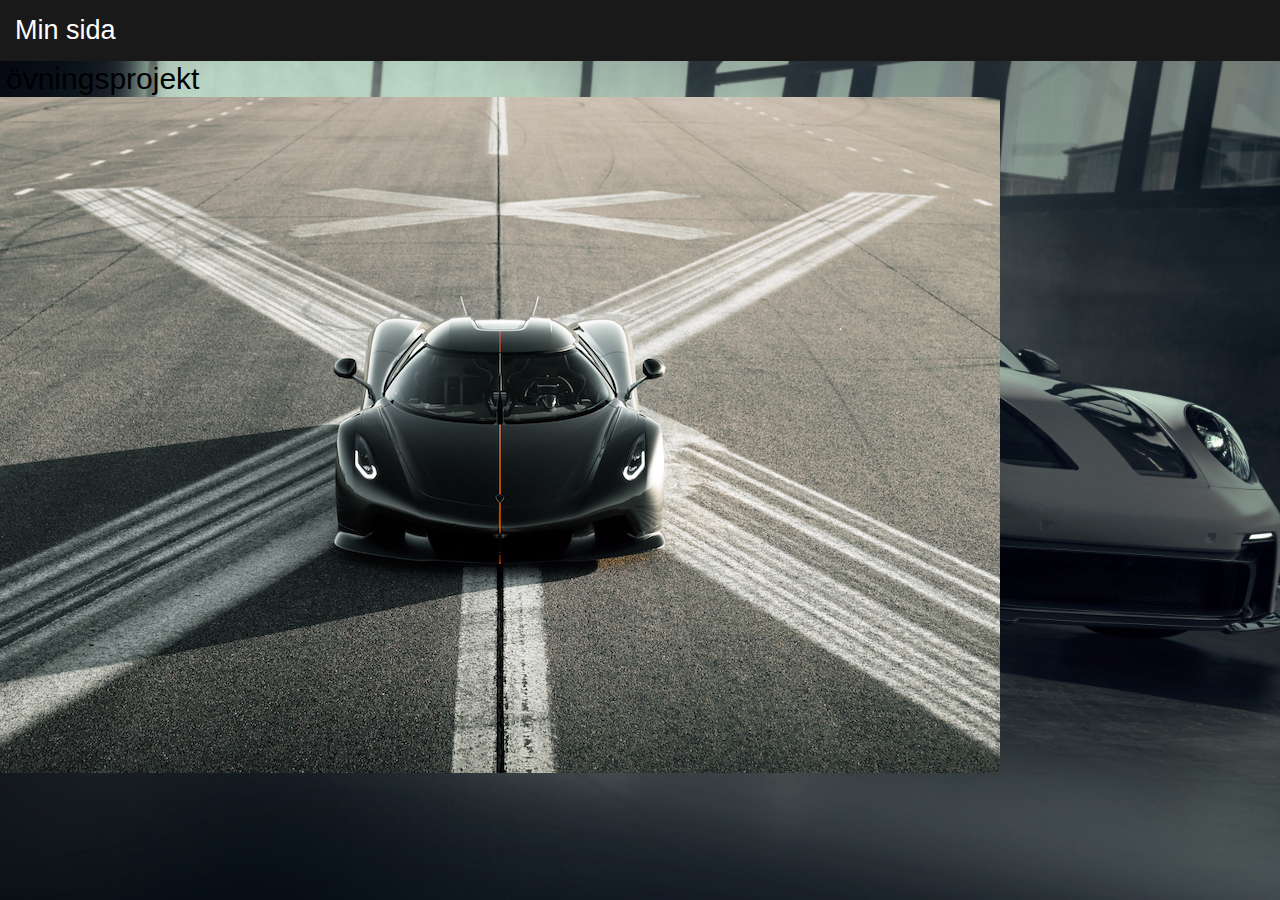
<file: index.html>
<!DOCTYPE html>
<html lang="en">
<head>
    <meta charset="UTF-8">
    <meta name="viewport" content="width=device-width, initial-scale=1.0">
    <title>HTML projekt</title>
    <link rel="stylesheet" href="style.css">
    <script src="script.js" defer></script>
</head>
<body>

<div class="header">
    <div class="titel">Min sida</div>
    <div class="knappar">
        <a class="a2" href="Projekt1.html">Projekt1</a>
        <a class="a2" href="Projekt2.html">Projekt2</a>
        <a class="a2" href="Projekt3.html">Projekt3</a>
    </div>
 </div>

<div class="huvudsida">
    <img class="img1" src="porse.jpg" alt="" >

    <button id="show">övningsprojekt</button>
        <div class="övningsida">
             <img id="img2" src="Koenigsegg_Jesko_Absolut.jpg" alt="">
        </div>
 
</div>

</body>
</html>
</file>
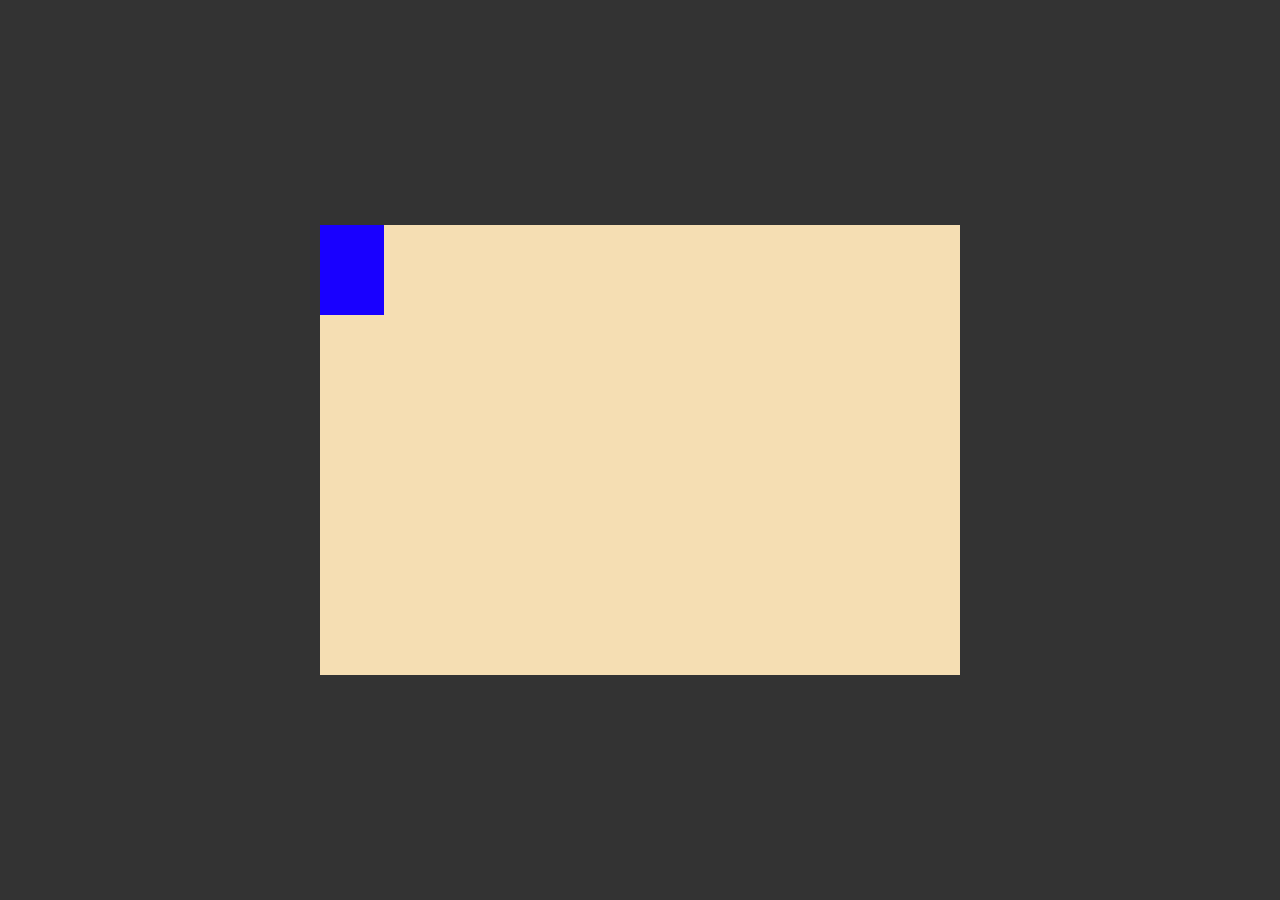
<file: Animationer/index.html>
<!DOCTYPE html>
<html lang="en">
<head>
    <meta charset="UTF-8">
    <meta name="viewport" content="width=device-width, initial-scale=1.0">
    <title>animationer</title>
    <link rel="stylesheet" href="style.css">
</head>
<body>
    <div class="box">
        <div class="boll"></div>
        </div>
    </div>
</body>
</html>
</file>
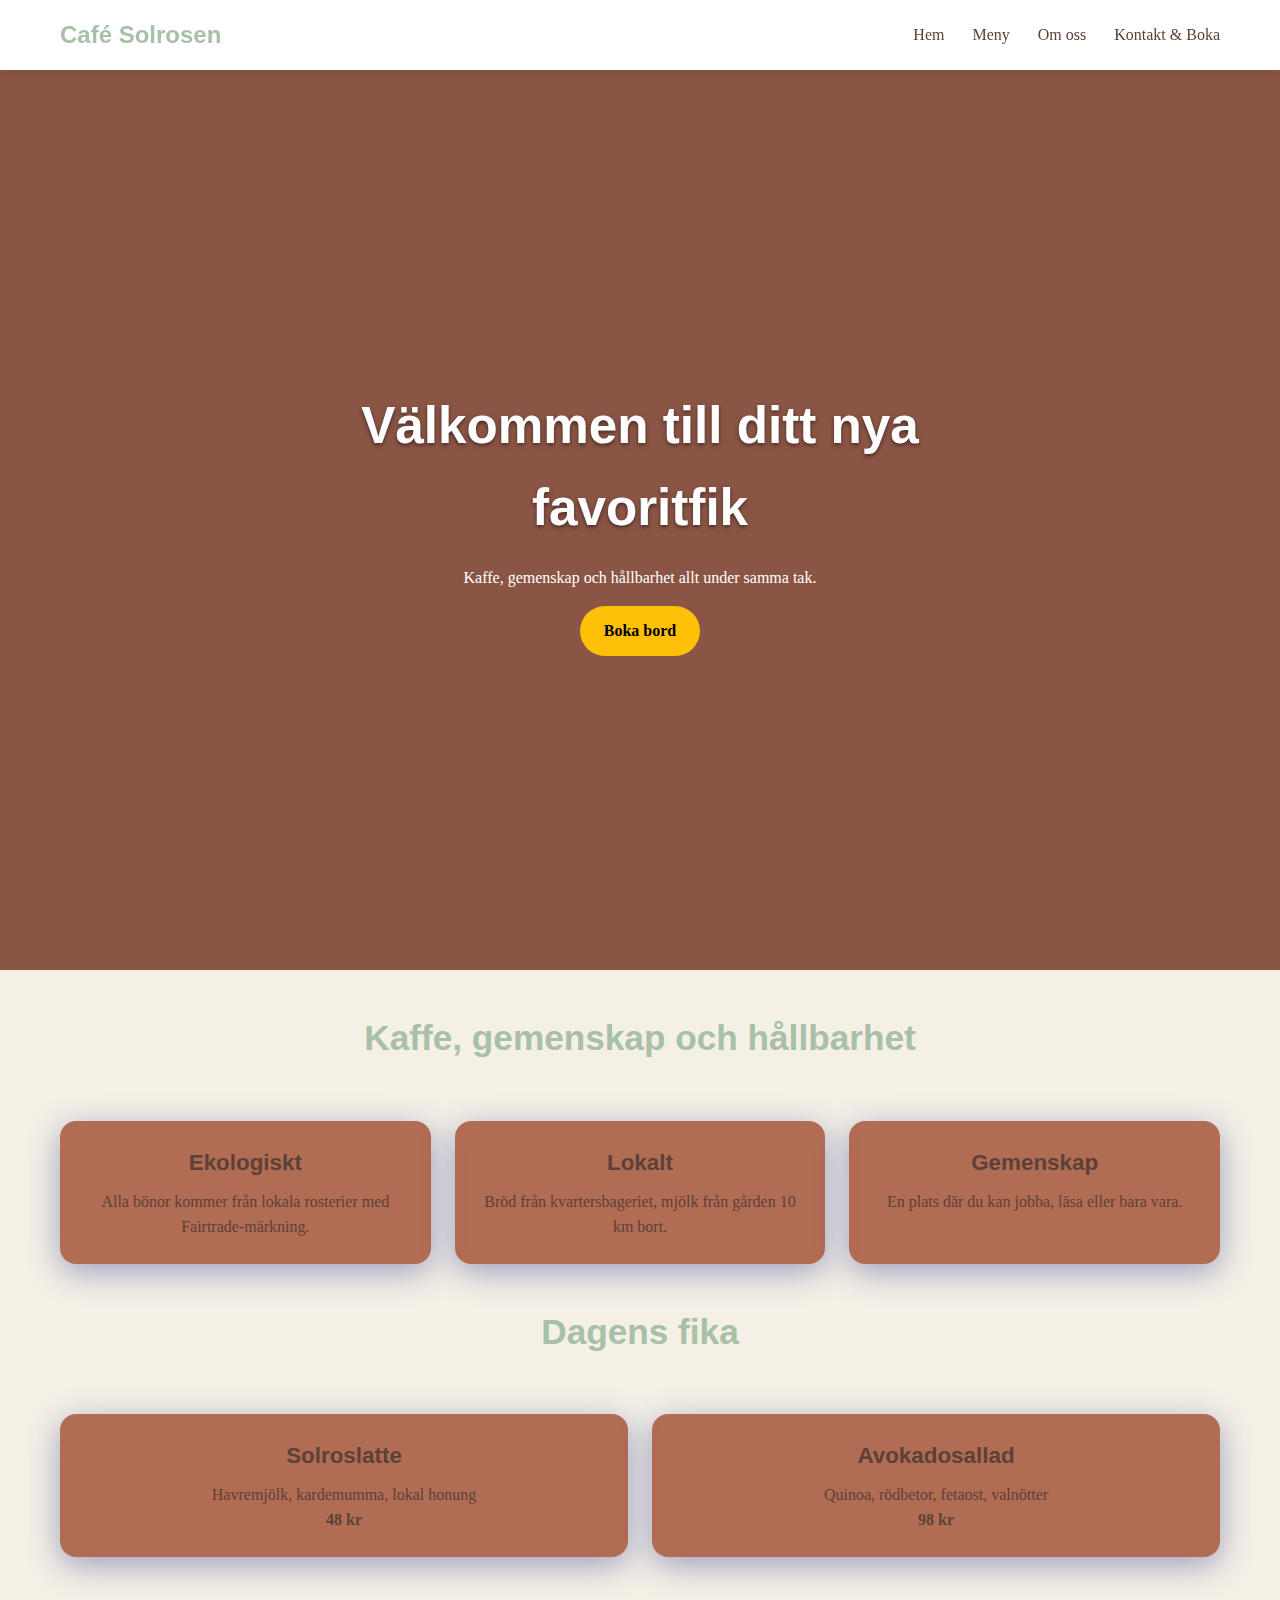
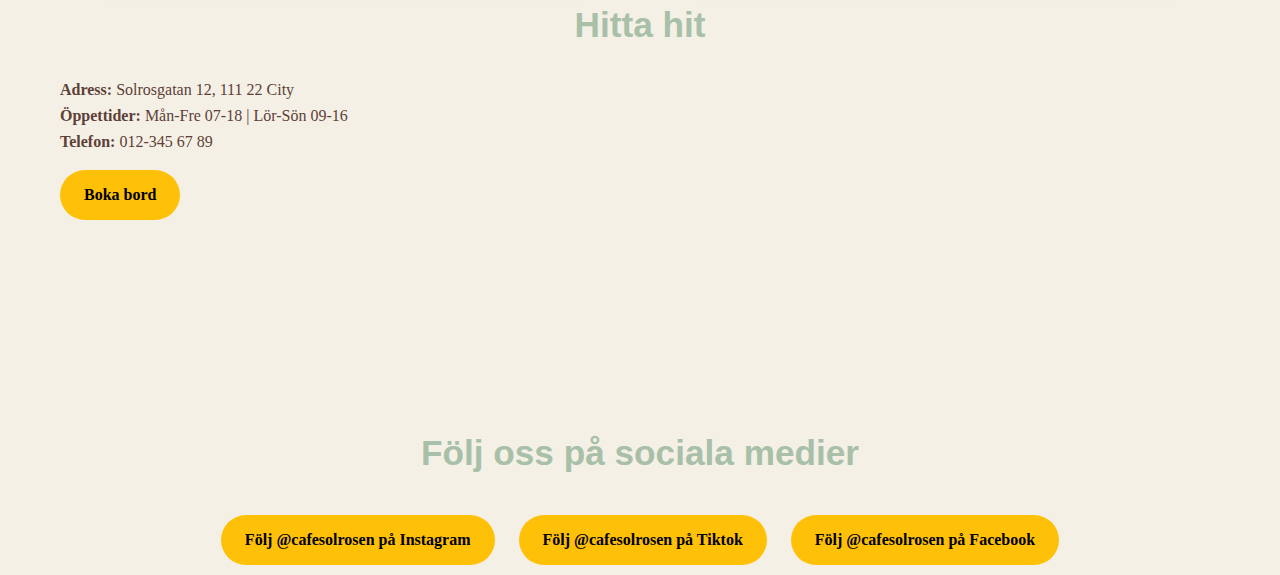
<file: bestallning/index.html>
<!DOCTYPE html>
<html lang="en">
<head>
    <meta charset="UTF-8">
    <meta name="viewport" content="width=device-width, initial-scale=1.0">
    <title>Café Solrosen</title>
    <link rel="stylesheet" href="style.css">
</head>
<body>
   <!-- STICKY HEADER -->
  <header class="sticky-header">
    <div class="container">
      <a href="index.html" class="logo">Café Solrosen</a>
      <nav class="nav">
        <a href="index.html">Hem</a>
        <a href="menu.html">Meny</a>
        <a href="om-oss.html">Om oss</a>
        <a href="kontakt.html">Kontakt & Boka</a>
      </nav>
    </div>
  </header>

  <!-- start -->
  <section class="start">
    <div class="start-content">
      <h1>Välkommen till ditt nya favoritfik</h1>
      <p>Kaffe, gemenskap och hållbarhet allt under samma tak.</p>
      <a href="kontakt.html" class="btn">Boka bord</a>
    </div>
  </section>

  <!-- OM OSS -->
  <section class="about-short container">
    <h2>Kaffe, gemenskap och hållbarhet</h2>
    <div class="grid-3">
      <div class="card">
        <h3>Ekologiskt</h3>
        <p>Alla bönor kommer från lokala rosterier med Fairtrade-märkning.</p>
      </div>
      <div class="card">
        <h3>Lokalt</h3>
        <p>Bröd från kvartersbageriet, mjölk från gården 10 km bort.</p>
      </div>
      <div class="card">
        <h3>Gemenskap</h3>
        <p>En plats där du kan jobba, läsa eller bara vara.</p>
      </div>
    </div>
  </section>

  <!-- meny -->
  <section class="menu-short container bg-light">
    <h2>Dagens fika</h2>
    <div class="menu-grid">
      <div class="menu-item">
        <h3>Solroslatte</h3>
        <p>Havremjölk, kardemumma, lokal honung</p>
        <strong>48 kr</strong>
      </div>
      <div class="menu-item">
        <h3>Avokadosallad</h3>
        <p>Quinoa, rödbetor, fetaost, valnötter</p>
        <strong>98 kr</strong>
      </div>
    </div>
  </section>

  <!-- KARTA & KONTAKT -->
  <section class="contact-map container">
    <h2>Hitta hit</h2>
    <div class="grid-2">
      <div>
        <p><strong>Adress:</strong> Solrosgatan 12, 111 22 City</p>
        <p><strong>Öppettider:</strong> Mån-Fre 07-18 | Lör-Sön 09-16</p>
        <p><strong>Telefon:</strong> <a href="tel:+46123456789">012-345 67 89</a></p>
        <a href="kontakt.html" class="btn">Boka bord</a>
      </div>
      <div class="map">
        <iframe src="https://www.google.com/maps/embed?pb=!1m18!1m12!1m3!1d2034.897!2d18.063!3d59.334!2m3!1f0!2f0!3f0!3m2!1i1024!2i768!4f13.1!3m3!1m2!1s0x0%3A0x0!2zNTnCsDIwJzAyLjQiTiAxOMKwMDMnNDYuOCJF!5e0!3m2!1ssv!2sse!4v1234567890" allowfullscreen="" loading="lazy"></iframe>
      </div>
    </div>
  </section>

  <!-- INSTAGRAM -->
  <section class="instagram container bg-light">
    <h2>Följ oss på sociala medier</h2>
    <a href="#" class="btn medier">Följ @cafesolrosen på Instagram</a>
    <a href="#" class="btn medier">Följ @cafesolrosen på Tiktok</a>
    <a href="#" class="btn medier">Följ @cafesolrosen på Facebook</a>
  </section>

</body>
</html>
</file>
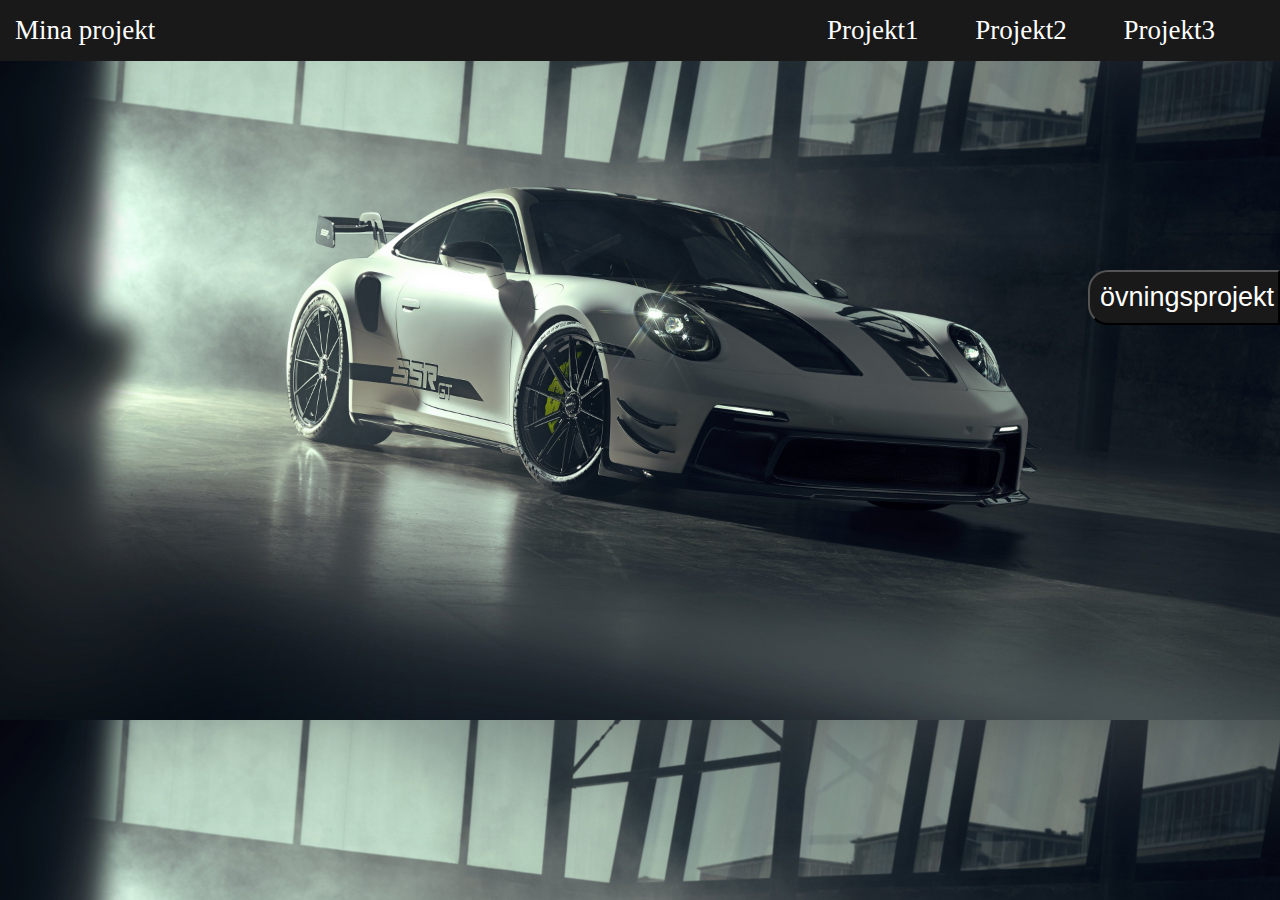
<file: Huvudsida/index.html>
<!DOCTYPE html>
<html lang="en">
<head>
    <meta charset="UTF-8">
    <meta name="viewport" content="width=device-width, initial-scale=1.0">
    <title>HTML projekt</title>
    <link rel="stylesheet" href="style.css">
    <script src="script.js" defer></script>
</head>
<body>

<div class="header">
    <div class="titel">Mina projekt</div>
    <div class="knappar">
        <a class="a2" href="Projekt1.html">Projekt1</a>
        <a class="a2" href="Projekt2.html">Projekt2</a>
        <a class="a2" href="Projekt3.html">Projekt3</a>
    </div>
 </div>

<button id="show">övningsprojekt</button>

<div class="huvudsida">
    <div id="img2">
        <img src="Koenigsegg_Jesko_Absolut.jpg" alt="">
        <div class="uppgifter">
            <a class="a3" href="responsiv-layout/index.html">responsiv layout</a>
            <a class="a3" href="#">del2</a>
            <a class="a3" href="#">del3</a>
            <a class="a3" href="#">del4</a>
            <a class="a3" href="#">del5</a>

        </div>
    </div>
</div>

</body>
</html>
</file>
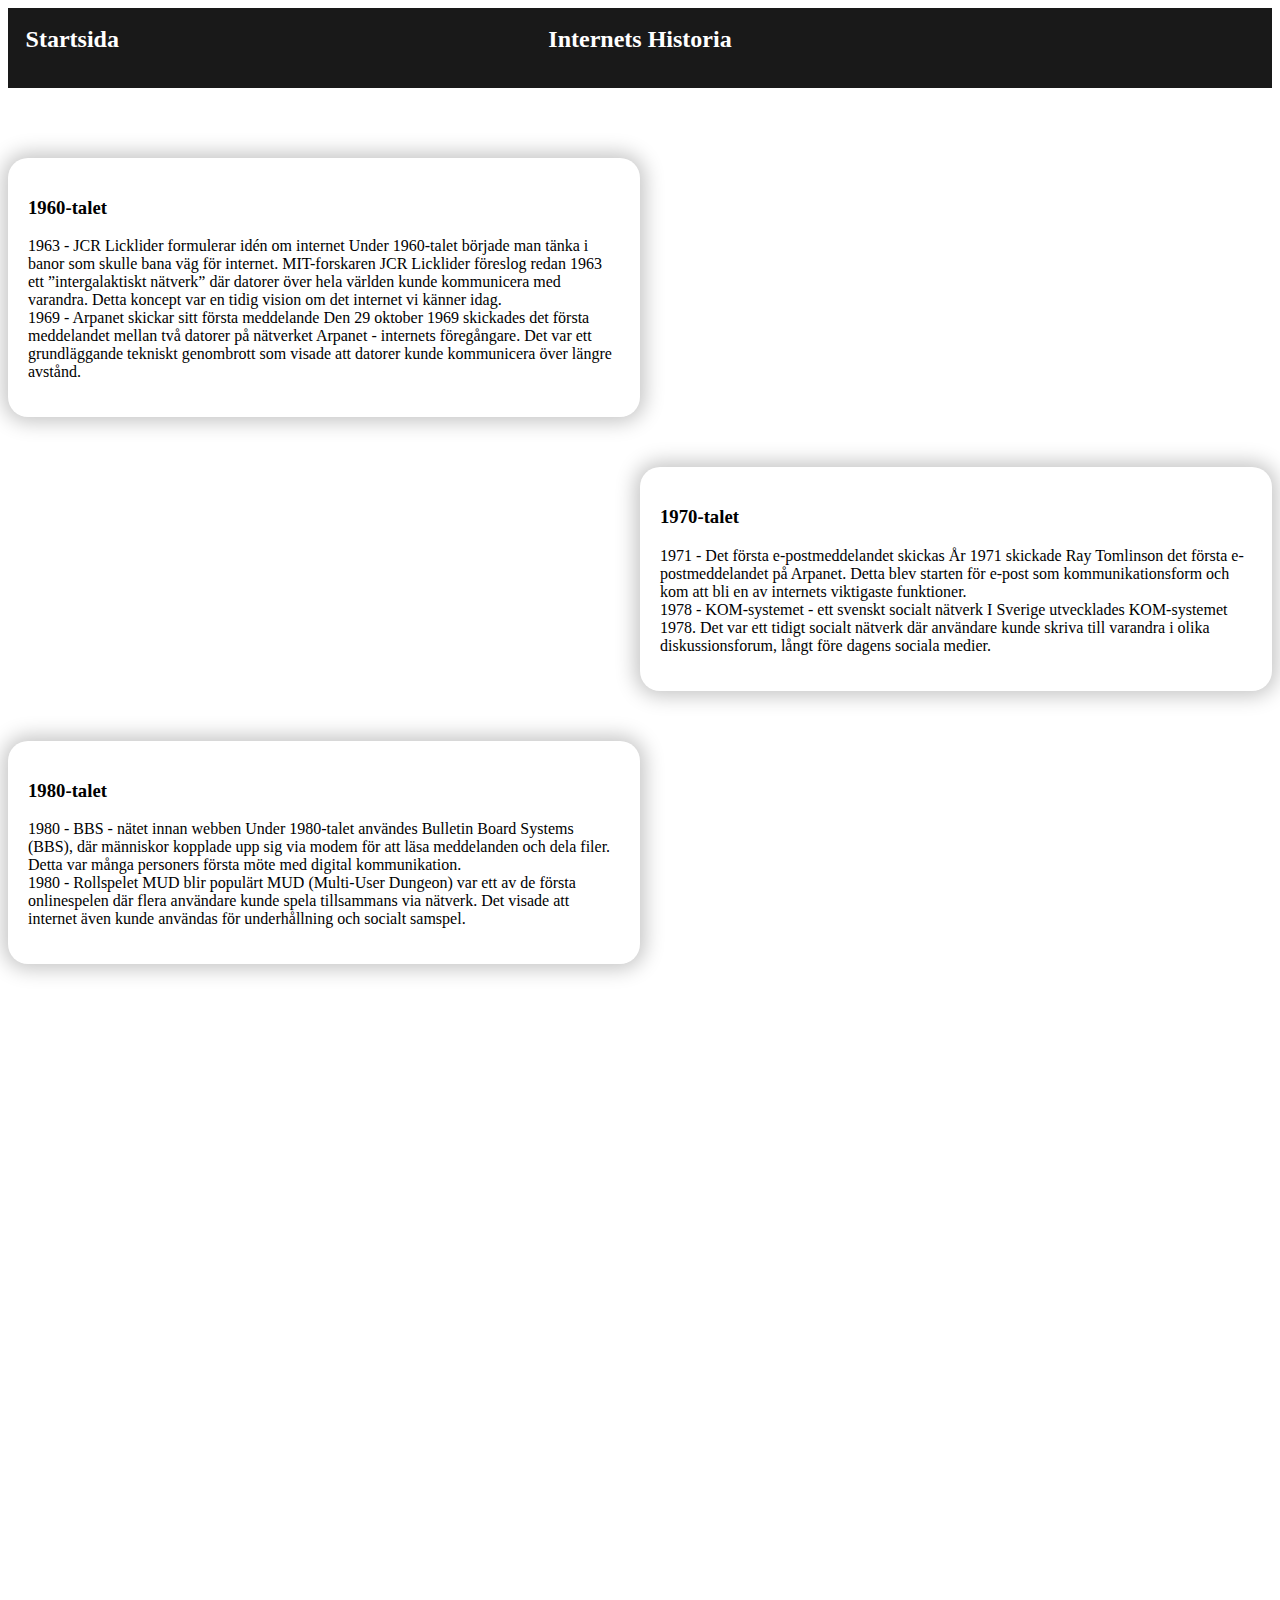
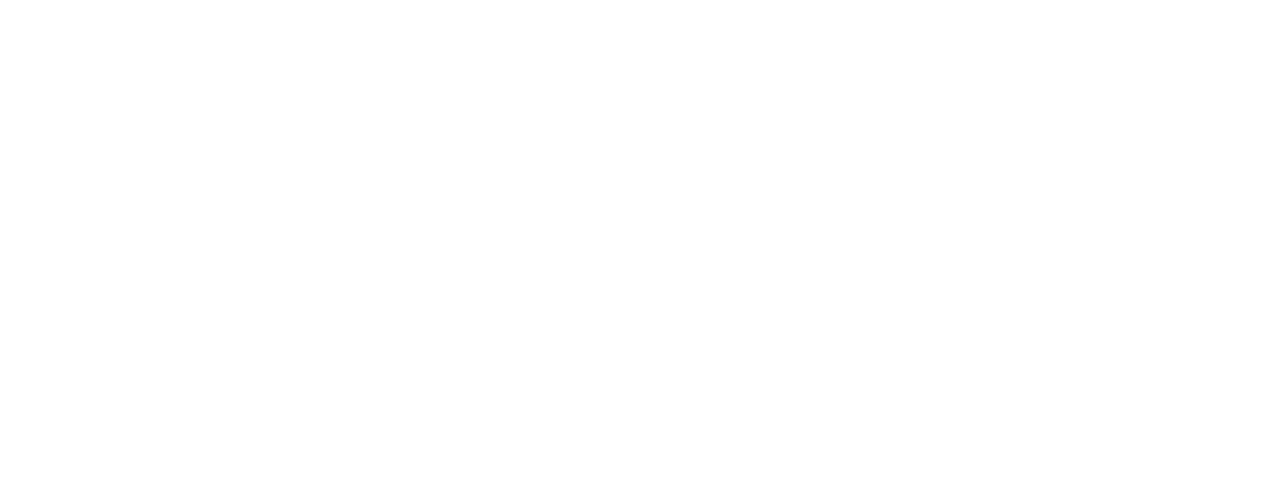
<file: Internetshistoria/index.html>
<!DOCTYPE html>
<html lang="sv">
<head>
    <meta charset="UTF-8">
    <meta name="viewport" content="width=device-width, initial-scale=1.0">
    <title>Internets historia</title>
    <link rel="stylesheet" href="style.css">
    <script src="script.js" defer></script>
</head>
<body>
    <div class="header">
        <a class="vanster" href="../index.html">Startsida</a>
        <p class="mitt">Internets Historia</p>
    </div>

    <div class="timeline">
        <div class="INFO-left">
            <div class="INFO1">
                <h3>1960-talet</h3>
                    <p>
                    <span>1963</span> - JCR Licklider formulerar idén om internet Under 1960-talet började man tänka i banor som skulle bana väg för internet. MIT-forskaren JCR Licklider föreslog redan 1963 ett ”intergalaktiskt nätverk” där datorer över hela världen kunde kommunicera med varandra. Detta koncept var en tidig vision om det internet vi känner idag.
                    <br> <span>1969</span> - Arpanet skickar sitt första meddelande Den 29 oktober 1969 skickades det första meddelandet mellan två datorer på nätverket Arpanet - internets föregångare. Det var ett grundläggande tekniskt genombrott som visade att datorer kunde kommunicera över längre avstånd.</p>
            </div>
        </div>
        <div class="INFO-right">
            <div class="INFO1">
                <h3>1970-talet</h3>
                <p><span>1971</span> - Det första e-postmeddelandet skickas År 1971 skickade Ray Tomlinson det första e-postmeddelandet på Arpanet. Detta blev starten för e-post som kommunikationsform och kom att bli en av internets viktigaste funktioner.
                <br> <span>1978</span> - KOM-systemet - ett svenskt socialt nätverk I Sverige utvecklades KOM-systemet 1978. Det var ett tidigt socialt nätverk där användare kunde skriva till varandra i olika diskussionsforum, långt före dagens sociala medier.</p>
            </div>
        </div>
        <div class="INFO-left">
            <div class="INFO1">
                <h3>1980-talet</h3>
                <p>
                <span>1980</span> - BBS - nätet innan webben Under 1980-talet användes Bulletin Board Systems (BBS), där människor kopplade upp sig via modem för att läsa meddelanden och dela filer. Detta var många personers första möte med digital kommunikation.
                <br> <span>1980</span> - Rollspelet MUD blir populärt MUD (Multi-User Dungeon) var ett av de första onlinespelen där flera användare kunde spela tillsammans via nätverk. Det visade att internet även kunde användas för underhållning och socialt samspel.
                </p>
            </div>
        </div>
        <div class="INFO-right">
            <div class="INFO1">
                <h3>1990-talet</h3>
                <p>
                <span>1990</span> - Swipnet blir Sveriges första internetleverantör Swipnet gjorde det möjligt för privatpersoner att skaffa internetuppkoppling i hemmet. Detta bidrog till att internet började spridas till vanliga hushåll i Sverige.
                <br> <span>1998</span> - Google startar Google grundades 1998 och förändrade hur människor söker information på internet. Sökmotorn gjorde webben mer lättillgänglig och effektiv.
                </p>
            </div>
        </div>
        <div class="INFO-left">
            <div class="INFO1">
                <h3>2020-talet</h3>
                <p>
                <span>2020</span> - Chockdigitalisering under pandemin Covid-19-pandemin gjorde att arbete, skola och möten snabbt flyttades till digitala plattformar. Internet blev avgörande för att samhället skulle fungera.
                <br> <span>2020</span> - Svenskarna och internet Undersökningen ”Svenskarna och internet” visar hur internetanvändningen i Sverige har utvecklats och hur djupt integrerat internet är i människors vardag.
                </p>
            </div>
        </div>
        <div class="INFO-right">
            <div class="INFO1">
                <h3>2000-talet</h3>
                <p>
                <span>2000</span> - Data blir en affärsmodell Under 2000-talet blev det vanligt att internettjänster var gratis att använda, men istället finansierades genom insamling och användning av användardata. Detta lade grunden för dagens digitala ekonomi.
                <br> <span>2000</span> - Millenniebuggen Inför millennieskiftet fanns en stor oro för att datorer skulle sluta fungera. Händelsen visade hur beroende samhället redan var av digital teknik, även om allvarliga problem uteblev.
                </p>
            </div>
        </div>
        <div class="INFO-left">
            <div class="INFO1">
                <h3>2010-talet</h3>
                <p>
                <span>2010</span> - iPad förändrar internetanvändningen När iPad lanserades blev internet mer mobilt och tillgängligt. Surfplattor gjorde det enklare för fler grupper att använda digitala tjänster.
                <br> <span>2010</span> - Instagram lanseras Instagram startade 2010 och blev snabbt ett av världens största sociala medier. Plattformen förändrade hur människor delar bilder och kommunicerar på nätet.
                </p>
            </div>
        </div>


    </div>

</body>
</html>
</file>
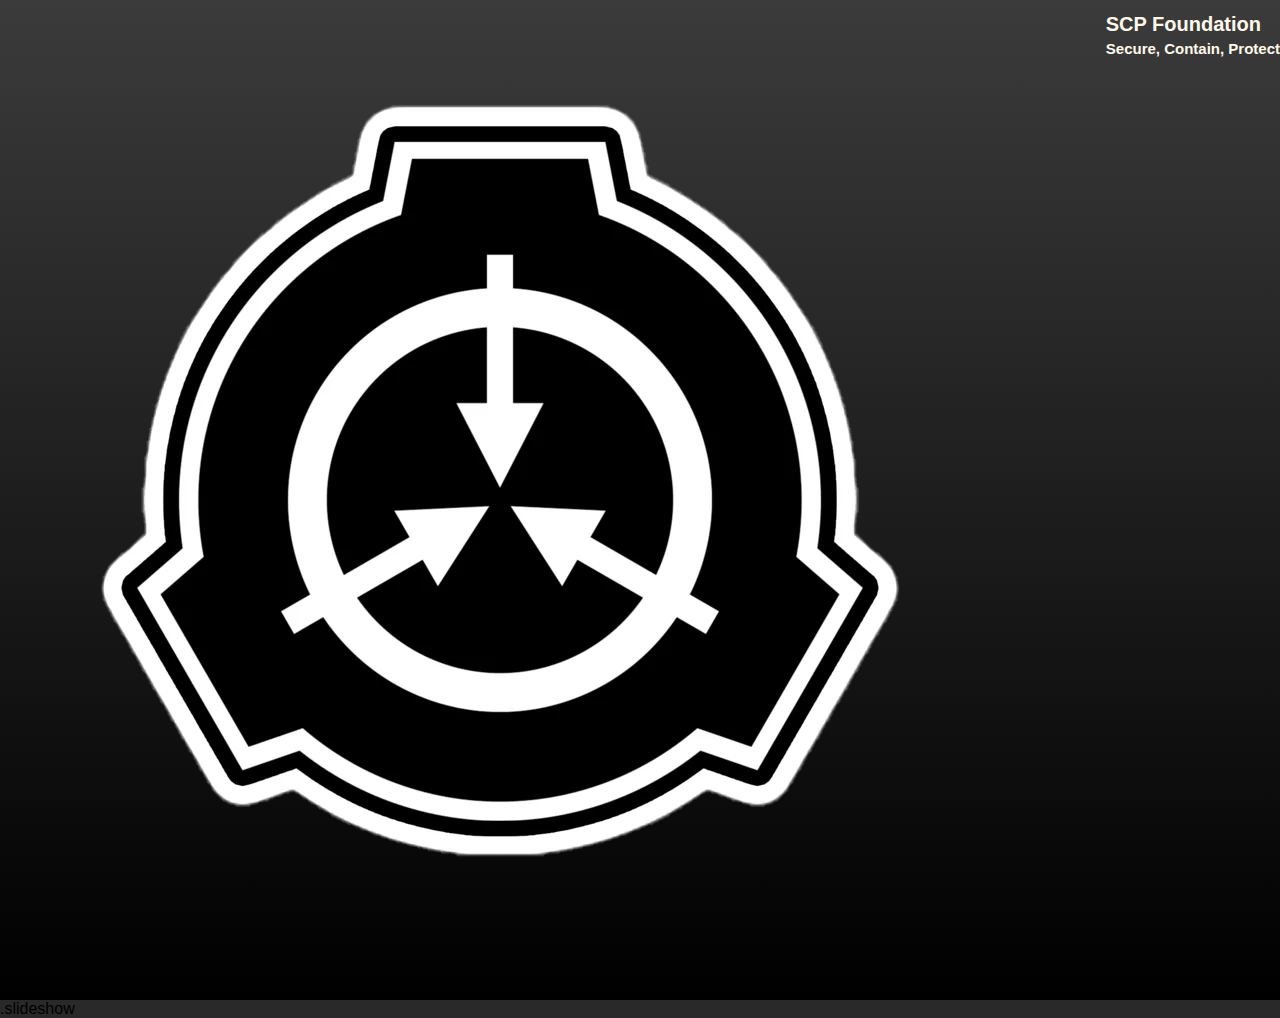
<file: projekt-1/index.html>
<!DOCTYPE html>
<html lang="en">
<head>
    <meta charset="UTF-8">
    <meta name="viewport" content="width=device-width, initial-scale=1.0">
    <title>Projekt1</title>
    <link rel="stylesheet" href="style.css">
</head>
<body>
    <div class="header">
        <img src="scps.webp" alt=""><h1>SCP Foundation<br><span>Secure, Contain, Protect</span></h1>
    </div>

    .slideshow
</body>
</html>
</file>
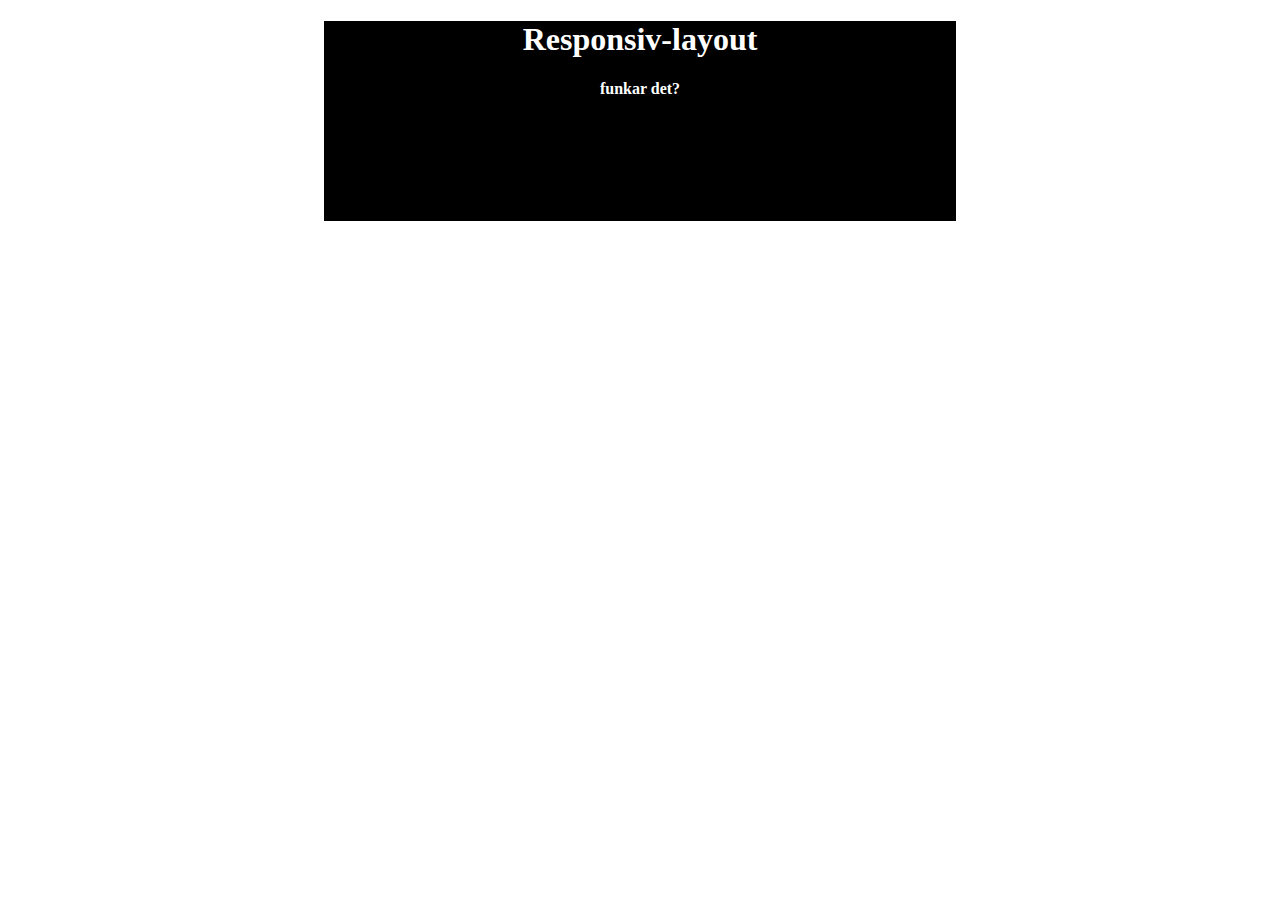
<file: responsiv-layout/index.html>
<!DOCTYPE html>
<html lang="en">
<head>
    <meta charset="UTF-8">
    <meta name="viewport" content="width=device-width, initial-scale=1.0">
    <title>Responsiv-layout</title>
    <link rel="stylesheet" href="style.css">
</head>
<body>
    <div class="container">
        <h1>Responsiv-layout</h1>
        <h4>funkar det?</h4>
    </div>
</body>
</html>
</file>
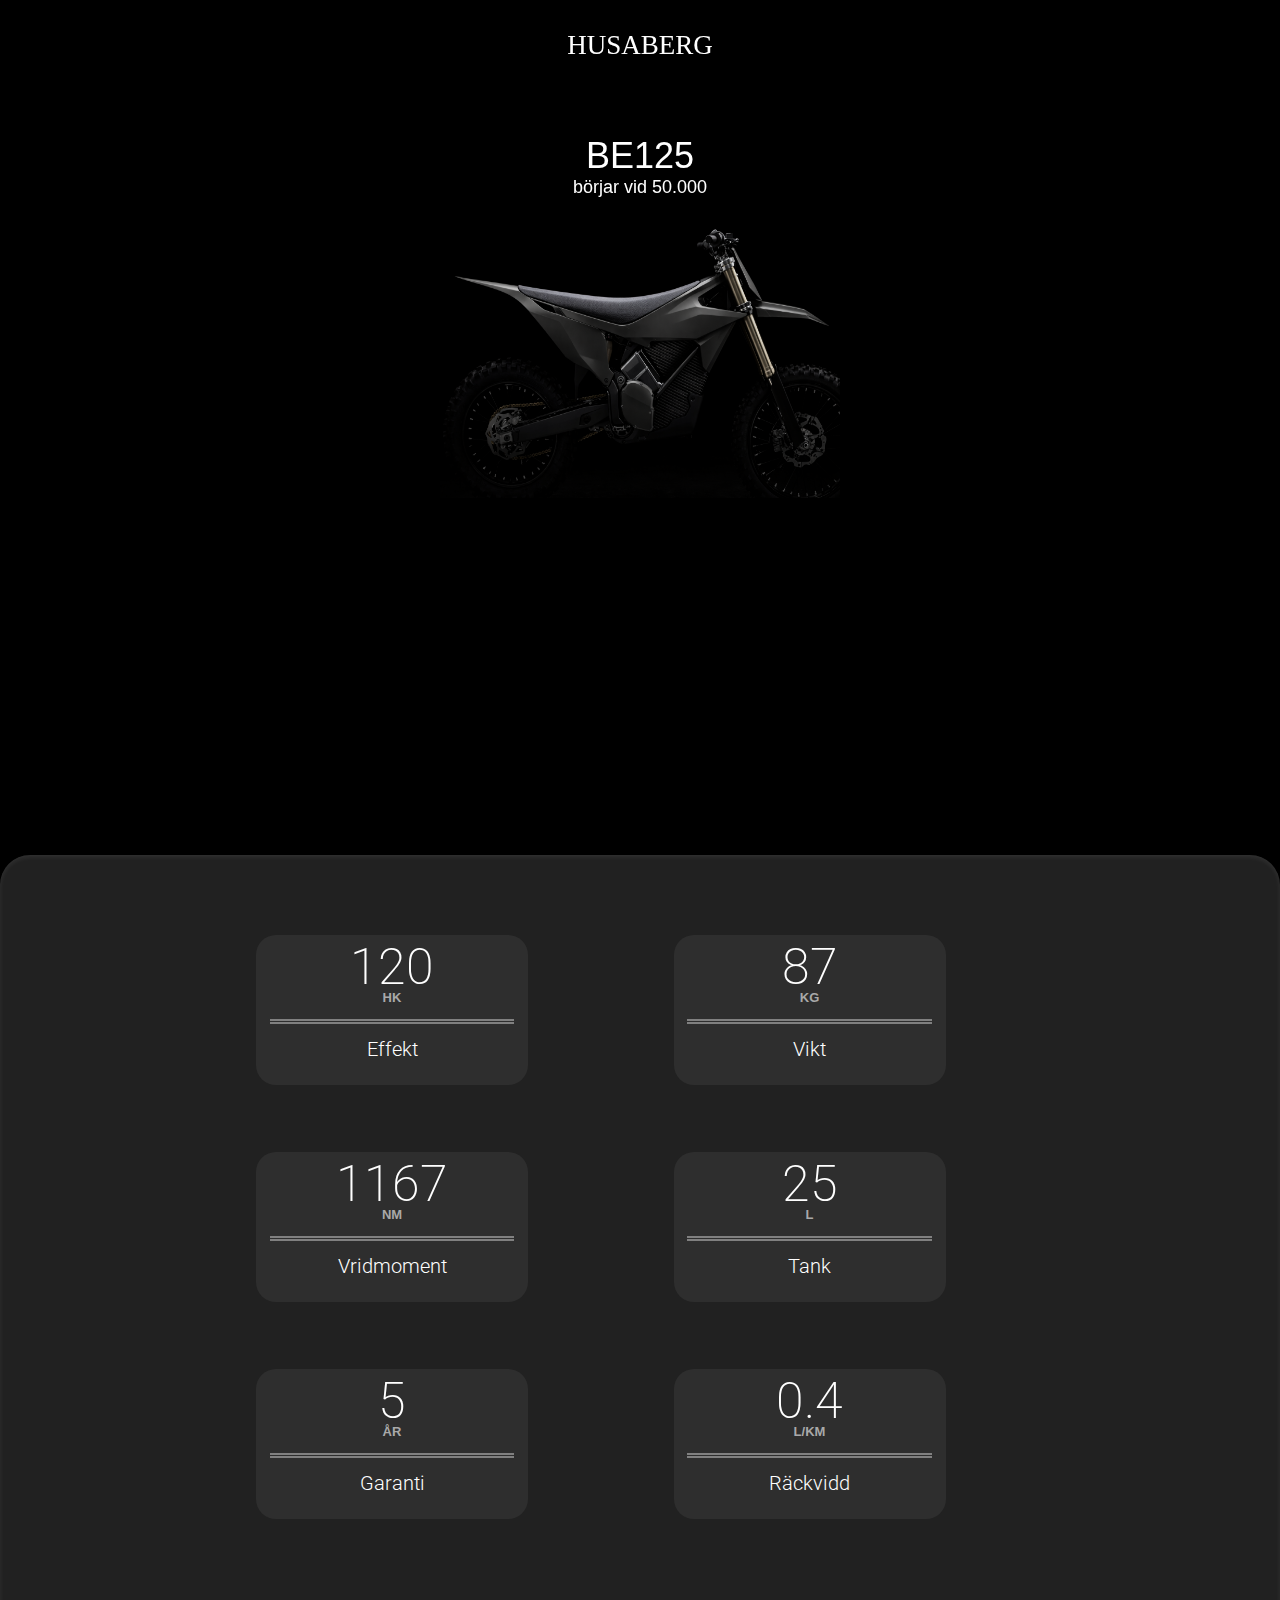
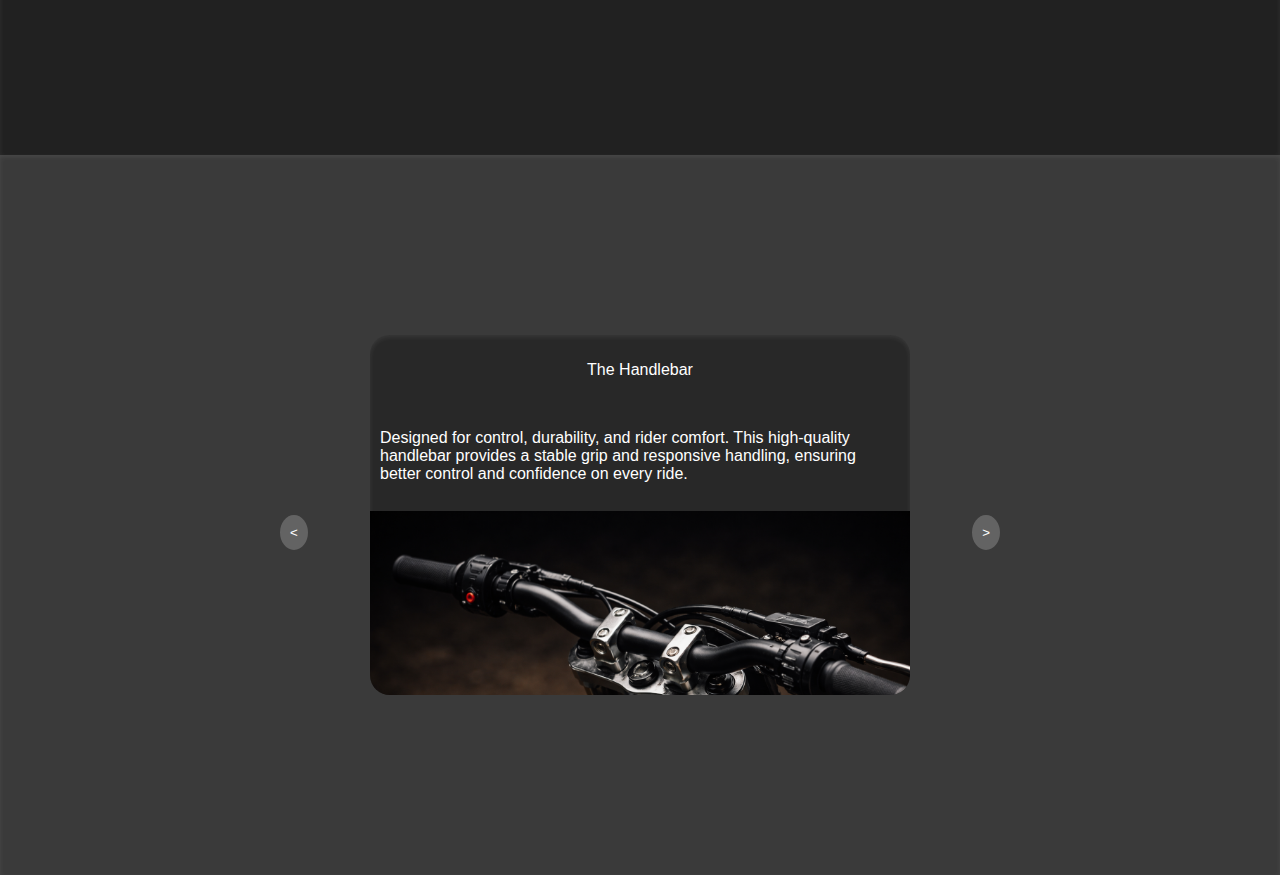
<file: slutovning/index.html>
<!DOCTYPE html>
<html lang="sv">
<head>
    <meta charset="UTF-8">
    <meta name="viewport" content="width=device-width, initial-scale=1.0">
    <title>Övning</title>
    <link rel="stylesheet" href="style.css">
    <link href="https://fonts.googleapis.com/css2?family=Roboto:wght@100;400;700&display=swap" rel="stylesheet">
</head>
<body>
    <div class="header">
        <div class="Husaberg">
            <p class="Husaberg-text">HUSABERG</p>    
        </div>
    </div>
    <div class="info1">
        <div class="text1">
            <p style="font-size: 4vh;">BE125</p>
            <p style="font-size: 2vh;">börjar vid 50.000</p>
        </div>
        <div class="bild1">
            <img src="image.png" width="400" height="300" alt="">
        </div>
    </div>

    <div class="placeholder"></div>
    <div class="info2">
        <div class="info2-cards">
            <div class="card1">
                <p class="card-header">120</p>
                <p class="header-name">HK</p>
                <div class="divider"></div>
                <p class="card-name">Effekt</p>
            </div>
            <div class="card2">
                <p class="card-header">87</p>
                <p class="header-name">KG</p>
                <div class="divider"></div>
                <p class="card-name">Vikt</p>
            </div>
            <div class="card3">
                <p class="card-header">1167</p>
                <p class="header-name">NM</p>
                <div class="divider"></div>
                <p class="card-name">Vridmoment</p>
            </div>
            <div class="card4">
                <p class="card-header">25</p>
                <p class="header-name">L</p>
                <div class="divider"></div>
                <p class="card-name">Tank</p>
            </div>
            <div class="card5">
                <p class="card-header">5</p>
                <p class="header-name">ÅR</p>
                <div class="divider"></div>
                <p class="card-name">Garanti</p>
            </div>
            <div class="card6">
                <p class="card-header">0.4</p>
                <p class="header-name">L/KM</p>
                <div class="divider"></div>
                <p class="card-name">Räckvidd</p>
            </div>
        </div>
    </div>

    <div class="info3">
        <button class="prev" onclick="prevSlide()">&lt;</button>
        <div class="info3-cards">
            <div class="info3-card">
                <div class="info3-card-left"><p>The Chain</p><br><p>Designed for strength, durability, and smooth performance. This high-quality chain ensures efficient power transfer and long-lasting reliability for every ride.</p></div>
                <div class="info3-card-right"><img src="chain.png" alt=""></div>
            </div>
            <div class="info3-card">
                <div class="info3-card-left"><p>The Handlebar</p><br><p>Designed for control, durability, and rider comfort. This high-quality handlebar provides a stable grip and responsive handling, ensuring better control and confidence on every ride.</p></div>
                <div class="info3-card-right"><img src="Handlebar.png" alt=""></div>
            </div>
            <div class="info3-card">
                <div class="info3-card-left"><p>The Suspension</p><br><p>Engineered for strength, stability, and smooth performance. This advanced suspension absorbs impact and rough terrain with ease, delivering improved control and a more comfortable ride.</p></div>
                <div class="info3-card-right"><img src="Suspension.png" alt=""></div>
            </div>
        </div>
        <button class="next" onclick="nextSlide()">></button>
    </div>
    <script>
        let index = 1; // Tracks current slide position
        const slides = document.querySelector('.info3-cards'); // Gets the slides container
        const cards = document.querySelectorAll('.info3-card'); // Gets all individual cards
        const totalSlides = cards.length; // Stores total number of slides

        // Get dynamic width + gap of the first card
        function getCardOffset() {
            const style = getComputedStyle(cards[0]);
            const width = cards[0].offsetWidth;
            const gap = parseInt(getComputedStyle(slides).gap) || 0;
            return width + gap; // total space per card
        }

        function updateSlide() {
        const offset = getCardOffset(); // Calculates card offset
        slides.style.transform = `translateX(${(1 - index) * offset}px)`; // Translates slides based on index. ${ } same as calc
        }

        function nextSlide() {
        if (index < totalSlides - 1) { // Checks if not at last slide
            index++; // Increments index
            updateSlide(); // Updates slide position
        }
        }

        function prevSlide() {
        if (index > 0) { // Checks if not at first slide
            index--; // Decrements index
            updateSlide(); // Updates slide position
        }
        }
    </script>

</body>
</html>
</file>
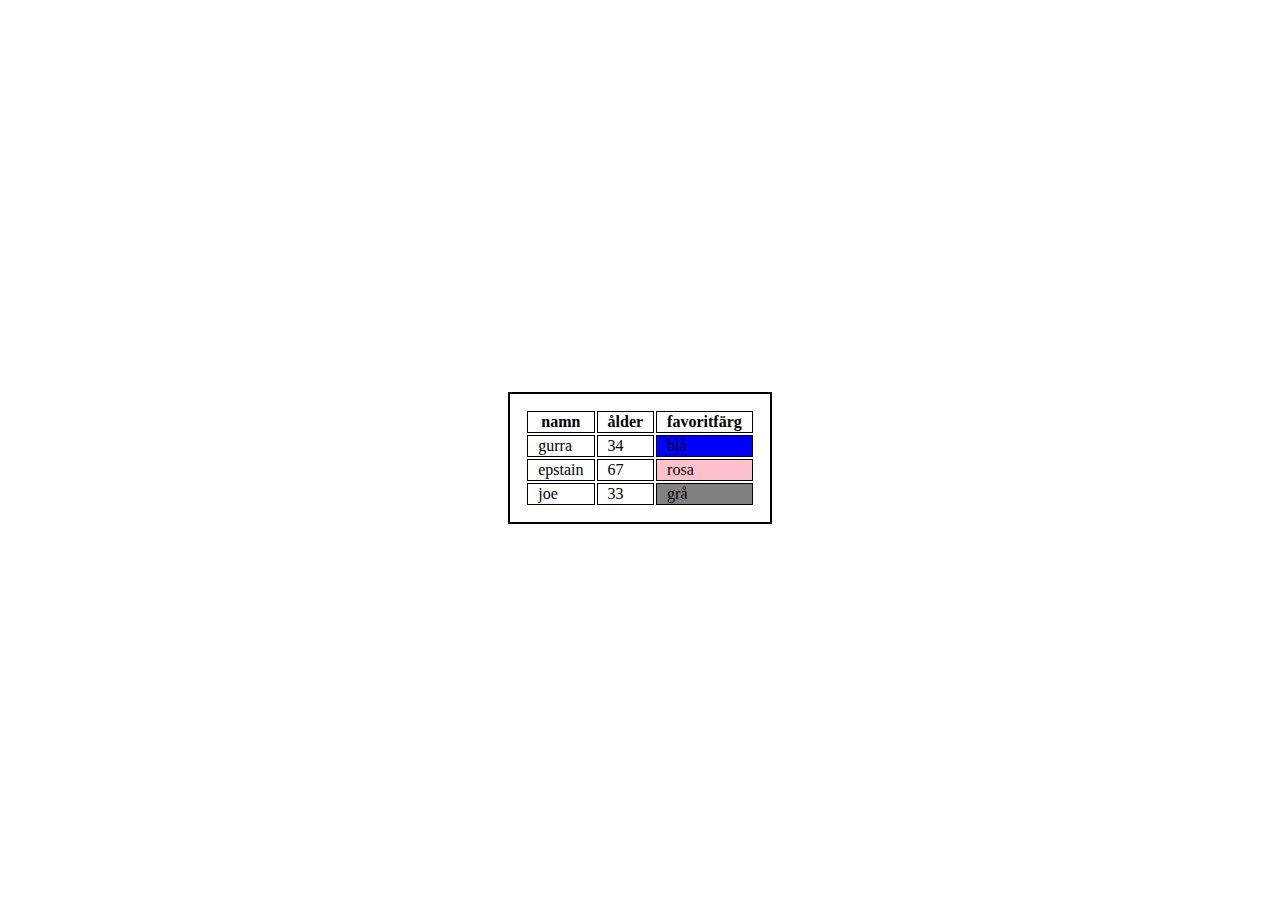
<file: Tabeller/index.html>
<!DOCTYPE html>
<html lang="en">
<head>
    <meta charset="UTF-8">
    <meta name="viewport" content="width=device-width, initial-scale=1.0">
    <title>Tabell</title>
    <link rel="stylesheet" href="style.css">
</head>
<body>
    <div class="container">
        <table>
            <tr>
                <th>namn</th>
                <th>ålder</th>
                <th>favoritfärg</th>
            </tr>
            <tr>
                <td>gurra</td>
                <td>34</td>
                <td>blå</td>
            </tr>
            <tr>
                <td>epstain</td>
                <td>67</td>
                <td>rosa</td>
            </tr>
            <tr>
                <td>joe</td>
                <td>33</td>
                <td>grå</td>
            </tr>
        </table>
    </div>
</body>
</html>
</file>
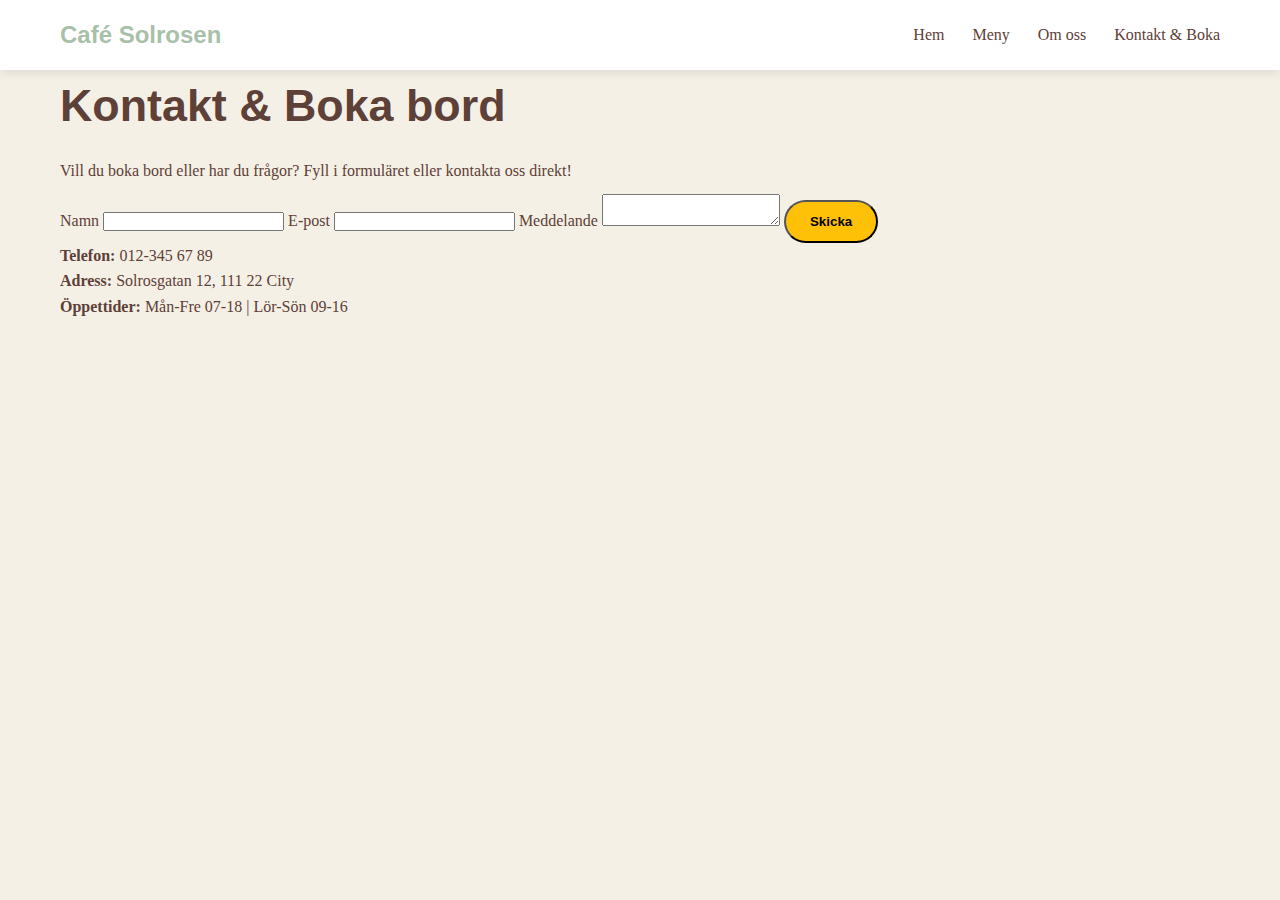
<file: bestallning/kontakt.html>
<!DOCTYPE html>
<html lang="sv">
<head>
  <meta charset="UTF-8">
  <meta name="viewport" content="width=device-width, initial-scale=1.0">
  <title>Kontakt & Boka - Café Solrosen</title>
  <link rel="stylesheet" href="style.css">
</head>
<body>

<header class="sticky-header">
  <div class="container">
    <a href="index.html" class="logo">Café Solrosen</a>
    <nav class="nav">
      <a href="index.html">Hem</a>
      <a href="menu.html">Meny</a>
      <a href="om-oss.html">Om oss</a>
      <a href="kontakt.html">Kontakt & Boka</a>
    </nav>
  </div>
</header>

<section class="container kontakt-page">
  <h1>Kontakt & Boka bord</h1>
  <p class="intro-text">Vill du boka bord eller har du frågor? Fyll i formuläret eller kontakta oss direkt!</p>

  <form class="kontakt-form">
    <label>Namn</label>
    <input type="text">

    <label>E-post</label>
    <input type="email">

    <label>Meddelande</label>
    <textarea></textarea>

    <button type="submit" class="btn">Skicka</button>
  </form>

  <div class="kontakt">
    <p><strong>Telefon:</strong> <a href=>012-345 67 89</a></p>
    <p><strong>Adress:</strong> Solrosgatan 12, 111 22 City</p>
    <p><strong>Öppettider:</strong> Mån-Fre 07-18 | Lör-Sön 09-16</p>
  </div>
</section>

</body>
</html>
</file>
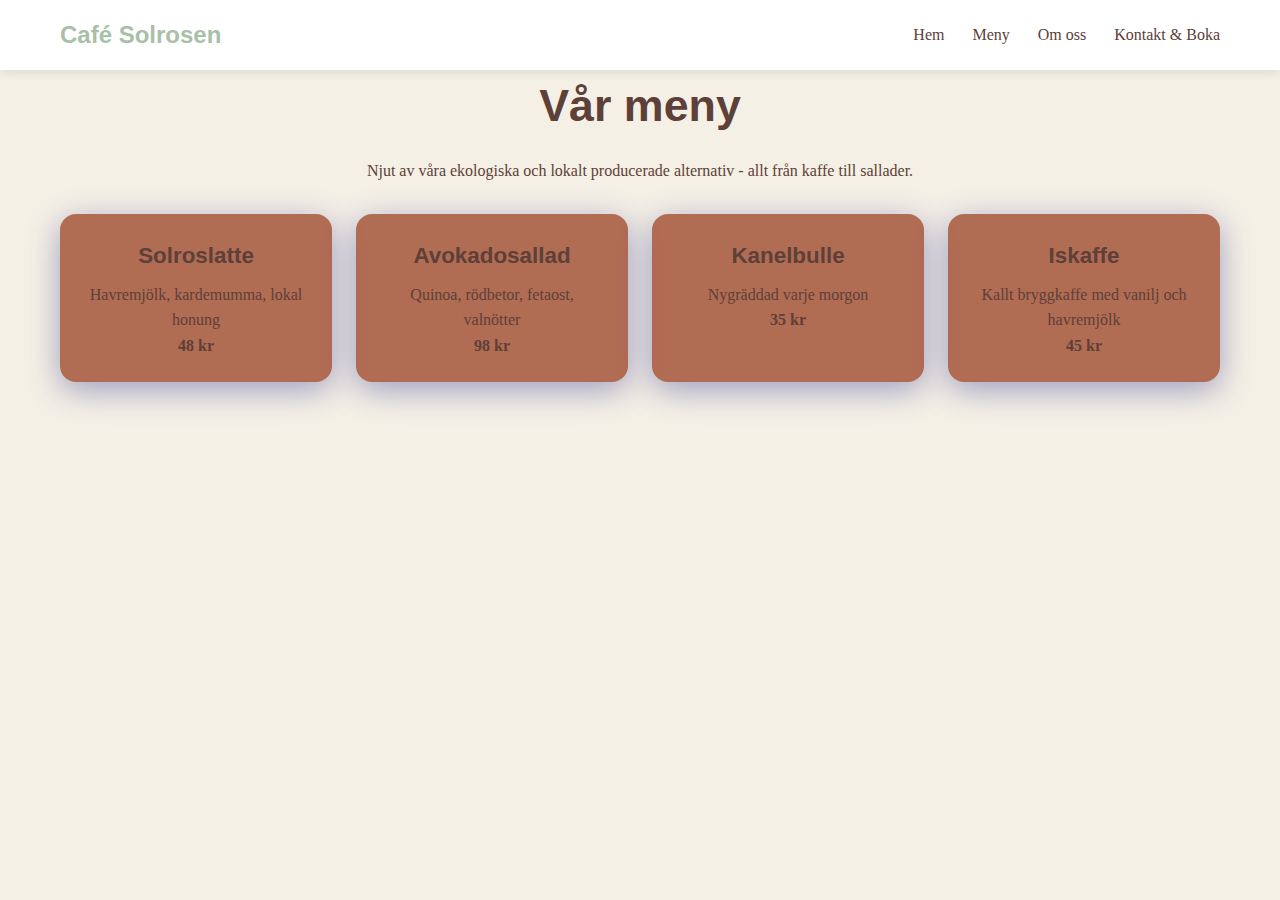
<file: bestallning/menu.html>
<!DOCTYPE html>
<html lang="sv">
<head>
  <meta charset="UTF-8">
  <meta name="viewport" content="width=device-width, initial-scale=1.0">
  <title>Meny - Café Solrosen</title>
  <link rel="stylesheet" href="style.css">
</head>
<body>
  <header class="sticky-header">
    <div class="container">
      <a href="index.html" class="logo">Café Solrosen</a>
      <nav class="nav">
        <a href="index.html">Hem</a>
        <a href="menu.html">Meny</a>
        <a href="om-oss.html">Om oss</a>
        <a href="kontakt.html">Kontakt & Boka</a>
      </nav>
    </div>
  </header>

  <section class="container">
    <h1 class="menuheader">Vår meny</h1>
    <p class="menuheader">Njut av våra ekologiska och lokalt producerade alternativ - allt från kaffe till sallader.</p>

    <div class="menu-grid">
      <div class="menu-item">
        <h3>Solroslatte</h3>
        <p>Havremjölk, kardemumma, lokal honung</p>
        <strong>48 kr</strong>
      </div>
      <div class="menu-item">
        <h3>Avokadosallad</h3>
        <p>Quinoa, rödbetor, fetaost, valnötter</p>
        <strong>98 kr</strong>
      </div>
      <div class="menu-item">
        <h3>Kanelbulle</h3>
        <p>Nygräddad varje morgon</p>
        <strong>35 kr</strong>
      </div>
      <div class="menu-item">
        <h3>Iskaffe</h3>
        <p>Kallt bryggkaffe med vanilj och havremjölk</p>
        <strong>45 kr</strong>
      </div>
    </div>
  </section>
</body>
</html>
</file>
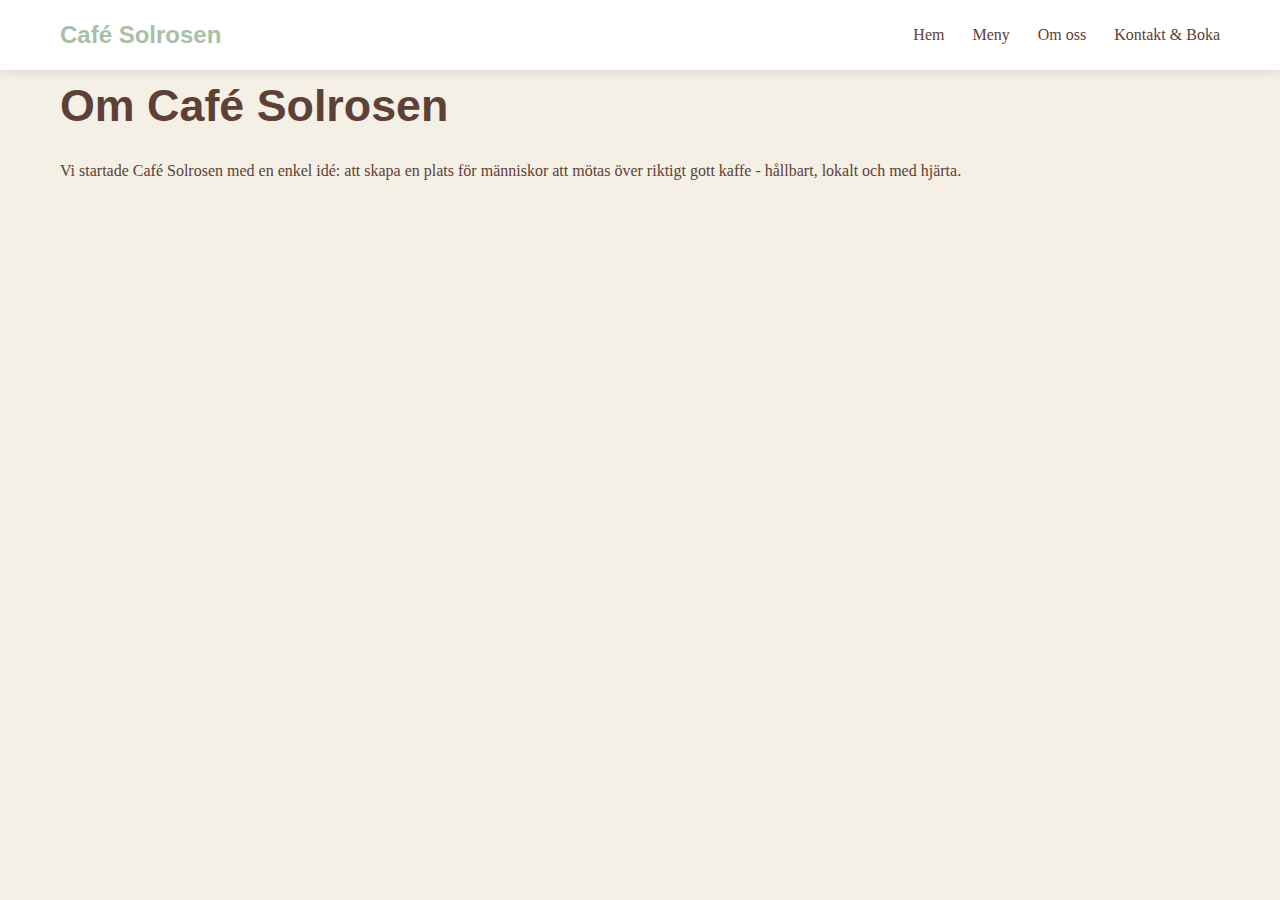
<file: bestallning/om-oss.html>
<!DOCTYPE html>
<html lang="sv">
<head>
  <meta charset="UTF-8">
  <meta name="viewport" content="width=device-width, initial-scale=1.0">
  <title>Om oss - Café Solrosen</title>
  <link rel="stylesheet" href="style.css">
</head>
<body>
  <header class="sticky-header">
    <div class="container">
      <a href="index.html" class="logo">Café Solrosen</a>
      <nav class="nav">
        <a href="index.html">Hem</a>
        <a href="menu.html">Meny</a>
        <a href="om-oss.html">Om oss</a>
        <a href="kontakt.html">Kontakt & Boka</a>
      </nav>
    </div>
  </header>

  <section class="container">
    <h1>Om Café Solrosen</h1>
    <p>
      Vi startade Café Solrosen med en enkel idé: att skapa en plats för människor att mötas över riktigt gott kaffe - hållbart, lokalt och med hjärta.
    </p>
  </section>
</body>
</html>
</file>
<file: style.css>
body {
    margin: 0;
    overflow-y: hidden;
    overflow-x: hidden;
    background-image: url(porse.jpg);
    background-color: rgb(240, 240, 240);
    background-size: cover;
    display: flex;
    flex-direction: column;
    min-height: 100vh;
}

*{box-sizing: border-box; font-family: sans-serif;}

.header{
    flex-shrink: 0;
    background-color: rgb(25, 25, 25);
    color: white;
    padding: 15px;
    font-size: 3vh;
    display: flex;
    justify-content: space-between;
}

.img1{
    max-width: 100%;
    max-height: 100%;
    display: none;
}
button:hover {
    cursor: pointer;
}

button{
    background: none;
    text-decoration: none;
    border: none;
    color: rgb(0, 0, 0);
    font-size: 30px;
}

.a2{
    text-decoration: none;
    color: black;
    display: none;
    justify-content: center;
    font-size: x-large;
}
.a3{
    text-decoration: none;
    color: black;
    display: none;
    justify-content: center;
}

#Projekt,#Ovningar,.a2,.a3{
    background-color: rgba(255, 255, 255, 1);
    box-shadow: 0 0 5px 5px rgba(50, 50, 50, 0.4);
    border-radius: 20px;
    padding: 30px;
    flex: 1;
    max-width: 200px;
}

#Tillbaka{
    background-color: rgba(255, 255, 255, 1);
    box-shadow: 0 0 5px 5px rgba(50, 50, 50, 0.4);
    border-radius: 20px;
    padding: 15px;
    flex: 1;
    max-width: 200px;
    visibility: hidden;
}

.huvudsida1{
    display: flex;
    justify-content: center;
    align-items:flex-start;
    flex: 1;
    gap: 15vh;
    margin-top: 50px;
}
.huvudsida2{
    display: flex;
    justify-content: center;
    align-items: flex-end;
    flex: 1;
}
</file>
<file: Animationer/style.css>
body{
    background-color: #333;
}

.box{
    position: absolute;
    width: 50%;
    height: 50%;
    background-color: wheat;
    top: 25%;
    right: 25%;
}

.boll{
    background-color: rgb(25, 0, 255);
    width: 10%;
    height: 20%;
    position: absolute;
    animation: sigmaslide 3s linear infinite;
    
}

@keyframes sigmaslide{
    0%{top: 0; left: 0;}
    40%{top: 0; left: 90%; border-radius: 100%; background-color: red;}
    50%{top: 40%; left: 90%; border-radius: 100%; background-color: yellow;}
    60%{top: 80%; left: 90%; opacity: 40%;}
    90%{top: 80%; left: 0;}
    100%{top: 0; left: 0;}

}
</file>
<file: Huvudsida/style.css>
body {
    margin: 0;
    overflow-y: hidden;
    overflow-x: hidden;
    background-image: url(porse.jpg);
    background-size: cover;
}

*{box-sizing: border-box;}

.header{
    background-color: rgb(25, 25, 25);
    color: white;
    padding: 15px;
    font-size: 3vh;
    display: flex;
    justify-content: space-between;
}

.a1{
    text-decoration: none;
    color: white;
}

.a2{
    margin-right: 50px;
    text-decoration: none;
    color: white;
}

a:hover{
    opacity: 0.5;
}


.huvudsida{
    display: flex;
    justify-content: center;
}

.img1{
    max-width: 100%;
    max-height: 100%;
    display: none;
}



#img2 {
    margin-top: 1%;
    position: relative;
    display: none;
}

#img2 img {
    background-color: rgb(25, 25, 25);
    border-radius: 20px;
    padding: 2%;
}

.uppgifter{
    position: absolute;
    width: 100%;
    display: flex;
    flex-wrap: wrap;
    justify-content: space-between;
}

.a3{
    background-color: rgb(25, 25, 25);
    border-style: solid;
    border-color: rgb(199, 121, 44); 
    border-radius: 10%;
    margin: 5%;
    text-decoration: none;
    color: white;
    font-weight: 550;
    font-size: 2vh;
    width: 150px;
    padding: 3vh;
    text-align: center;
    
    
}

#show{
    background-color: rgb(25, 25, 25);
    color: white;
    position: absolute;
    top: 30%;
    left: 85%;
    right: 0;
    font-size: 3vh;
    padding: 10px;
    border-bottom-left-radius: 20px;
    border-top-left-radius: 20px;
}

button:hover {
    cursor: pointer;
}
</file>
<file: Internetshistoria/style.css>
*{
    box-sizing: border-box;
}

.header{
    background-color: rgb(25, 25, 25);  
    height: 80px;
    font-size: 2vh;
    display: flex;
    justify-content: center;

}
.vanster{
    position: absolute;
    left: 2%;
    margin-top: 1.4%;
    font-weight: 600;
    font-size: x-large;
    text-decoration: none;
    color: white;
}
.mitt{
    margin-top: 1.4%;
    font-weight: 600;
    font-size: x-large;
    text-decoration: none;
    color: white;
}

.timeline{
    position: relative;
    max-width: 1300px;
    margin: 70px auto;
}

.INFO span{
    font-weight: 700;
}

.INFO1{
    position: relative;
    width: 50%;
    height: auto;
    padding: 20px;
    margin-top: 50px;
    background-color: rgb(255, 255, 255);
    box-shadow: 0 0 20px 5px rgb(197, 197, 197);
    border-radius: 20px;
}

.INFO-left .INFO1{
    left: 0;
}
    
.INFO-right .INFO1{
    left: 50%;

}

.INFO1 {
    opacity: 0;
    transform: translateY(40px);
    transition: opacity 0.8s ease, transform 0.8s ease;
}

.INFO1.show {
    opacity: 1;
    transform: translateY(0);
}
.INFO1:hover {
    transform: translateY(-10px);
    box-shadow: 0 15px 30px 5px rgb(197, 197, 197);
    transition: box-shadow 0.6s ease;
}
</file>
<file: projekt-1/style.css>
*{font-family: sans-serif; box-sizing: border-box;}

body{
    margin: 0;
    overflow-y: hidden;
    overflow-x: hidden;
    background-size: 100% 53%;
    background-image: url(maxresdefault-1.webp);
    background-repeat: no-repeat;
    background-color: rgb(41, 41, 41);
}

span{font-size: 15px;}

.header{
    font-size: 10px;
    background-image: linear-gradient(to bottom,rgba(59, 59, 59),rgb(0, 0, 0));
    display: flex;
    justify-content: space-between;
    color: rgb(255, 248, 234);
}

.img1{
    display: flex;
    flex: 1;
}

.img1 img{
    width: 20%;
}


.Scptoday{
    color: rgb(255, 248, 234);
    flex: 1;
    text-align: center;
    font-size: 14px;
}

.links{
    display: flex;
    justify-content: flex-end;
    flex: 1;
    margin: 20px;
}

.links a{
    font-size: 20px;
    text-decoration: none;
    color: rgb(255, 248, 234);
    margin-right: 30px;
    font-size: 25px;
    font-weight: 600;
}

.slides{
    display: flex;
    justify-content: center;
    align-items: center;
    gap: 80px;
    height: 36vh;
}

#slide1{
    position: absolute;
    height: 256px;
}

#slide1.out1{
    transform: translateX(240%);
    transition: all 0.6s ease;
}

#slide1.in1{
    transform: translateX(0);
    transition: all 0.6s ease;
}

#slide1.out11{
    transform: translateX(-240%);
    transition: all 0.6s ease;
}

#slide2{
    transform: translateX(-240%);
    height:256px;
}

#slide2.out2{
    transform: translateX(-240%);
    transition: all 0.6s ease;
}

#slide2.out22{
    transform: translateX(-270%);
    transition: all 0.3s ease;
}

#slide2.in2{
    transform: translateX(0);
    transition: all 0.6s ease;

}

#slide3{
    position: absolute;
    transform: translateX(240%);
    height: 256px;
}

#slide3.out32{ 
    transform: translateX(270%);
    transition: all 0.3s ease;
}

#slide3.out31{
    transform: translateX(240%);
    transition: all 0.6s ease;
}

#slide3.in3{
    transform: translateX(0);
    transition: all 0.6s ease;
}


.pics{
    display: flex;
    justify-content: center;
    border-radius: 30px;
    padding: 10px;
    width: 25%;
    position: relative;
}
.pics img{
    max-width: 100%;
    border-radius: 20px;
    border: 2px solid rgba(24, 24, 24, 0.8);
    box-shadow: 0 8px 30px 10px rgba(54, 54, 54, 1);
}

.left,.right{
    width: 80px;
    height: 80px;
    border-radius: 50%;
    background-color: black;
    border-radius: 50%;
    background: rgba(56, 56, 56, 0.6);
    backdrop-filter: blur(2px) saturate(180%);
    box-shadow: 0 8px 32px rgba(31, 38, 135, 0.2);
    border: 1px solid rgba(54, 54, 54, 0.8);
    display: flex;
    align-items: center;
    justify-content: center;
}

button{
    background: none;
    text-decoration: none;
    border: none;
    color: white;
    font-size: 50px;
}

.left:hover, .right:hover{
    opacity: 0.7;
}

.info{
    display: flex;
    justify-content: space-around;
    color: white;
}

.box1{
    background: rgba(56, 56, 56, 0.6);
    backdrop-filter: blur(2px) saturate(180%);
    border: 1px solid rgba(24, 24, 24, 0.8);
    box-shadow: 25px 20px 20px 30px rgba(68, 68, 73, 0.2); 
    position: relative;
    border-radius: 40px;
    padding: 4px;
    width: 32%;
    height: 350px;
}

.box1 span{
    margin: 0;
    line-height: 2.5;
    font-weight: 700;
    margin-right: 60px;
}

#p1, #t1{ 
    display: block;
    line-height: 1.9;
}

#p2, #t2{
    display: none;
}

#p3, #t3{
    display: none;
}
</file>
<file: responsiv-layout/style.css>
.container{
    background-color: black;
    color: white;
    margin: 0 auto;
    width: 50%;
    height: 200px;
    text-align: center;
}

@media screen and (max-width: 600px){   
    .container{background-color: aqua;}
}

@media screen and (max-width: 800px){   
    .container{background-color: pink; color: gray;}
}
</file>
<file: slutovning/style.css>
*{font-family: sans-serif; box-sizing: border-box; }
body{background-color: rgb(0, 0, 0);margin: 0;}
p{color: white;}

.header{
    position: fixed;
    top: 0;
    background-color: rgba(0, 0, 0, 0.8);
    height: 10vh;
    width: 100%;
    display: flex;
    justify-content: center;
    align-items: center;
    z-index: -1;
}

.Husaberg{
    color: rgb(229, 231, 235);
    font-size: 3vh;
}
.Husaberg-text{
    font-size: 3vh;
    font-family: serif;
    
}
.info1 p{
    margin: 0;
}

.info1{
    top: 0;
    position: fixed;
    display: flex;
    flex-direction: column;
    align-items: center;
    left: 50%;
    transform: translateX(-50%);
    margin-top: 15vh;
    z-index: -1;
}

.text1{
    display: flex;
    flex-direction: column;
    align-items: center;
}

.p1{
    font-size: 2vh;
}

.placeholder{
    height: 95vh;
}
.info2{
    position: sticky;
    height: 100vh;
    background-color: rgb(33, 33, 33);
    box-shadow:inset 0 2px 5px rgba(255,255,255,0.08);
    border-top-left-radius: 30px;
    border-top-right-radius: 30px;
    display: flex;
    justify-content: center;
}


.info2 p{margin: 0;}

.info2-cards{
    margin-top: 80px;
    height: 50vh;
    width: 60%;
    display: grid;
    gap: 67px;
    grid-template-columns: repeat(auto-fit, minmax(250px, 1fr));
}

@media (max-width: 1000px) {
    .info2-cards {
        grid-template-columns: repeat(2, 1fr); 
        gap: 20px;
        width: 80%;
    }
}
.card1,.card2,.card3,.card4,.card5,.card6{
    background-color: rgb(46, 46, 46);
    height: 150px;
    width: 100%;
    max-width: 272px;
    border-radius: 20px;
    display: flex;
    flex-direction: column;
    align-items: center;
}


.card-header{
    padding-top: 10px;
    font-family: 'Roboto', sans-serif;
    font-weight: 200;
    font-size: 50px;
    line-height: 90%;
}

.header-name{
    font-size: 13px;
    font-weight: 700;
    color: rgb(169, 169, 169);
}
.divider{
    border-top: 5px double gray;
    height: 3px;
    width: 90%;
    margin-top: 5%;
}

.card-name{
    font-family: 'Roboto', sans-serif;
    line-height: 250%;
    font-size: 20px;
    font-weight: 300;
}

.info3{
    height: 80vh;
    background-color: #3A3A3A;
    box-shadow:inset 0 2px 5px rgba(255,255,255,0.08);
    display: flex;
    align-items: center;
    position: relative;
    overflow: hidden;
}


.info3-cards{
    height: 40vh;
    width: 100%;
    transition: transform 0.4s ease;
    display: flex;
    justify-content: center;
    gap: 400px;
}

.info3-card{
    background-color: rgb(40, 40, 40);
    border-radius: 20px;
    height: 100%;
    width: 60vh;
    margin: 0;
    display: flex;
    flex-shrink: 0;
    flex-direction: column;
    overflow: hidden;
    box-shadow:inset 0 2px 5px rgba(255,255,255,0.08);
}

.info3-card-left{
    display: flex;
    align-items: center;
    flex-direction: column;
    margin: 10px;
}

.info3-card-right img {
  width: 100%;
  height: 100%;
  object-fit: contain;
  border-bottom-left-radius: 20px;
  border-bottom-right-radius: 20px;
}



.prev { left: calc(50% - 40vh); }
.next { right: calc(50% - 40vh);}

.info3 button {
    position: absolute;
    top: 50%;
    background: rgb(99, 99, 99);
    background-size: 200px;
    border-radius: 50%;
    color: white;
    border: none;
    padding: 10px;
    cursor: pointer;
    z-index: 100;
}
</file>
<file: Tabeller/style.css>
.container{
    height: 100vh;
    display: flex;
    justify-content: center;
    align-items: center;
}

table{
    border: 2px solid black;
    padding: 15px;
}
td,th{
    border: 1px solid black;
    padding-left: 10px;
    padding-right: 10px;
}
tr:nth-of-type(4) td:nth-of-type(3){
    background-color: grey;
}
tr:nth-of-type(3) td:nth-of-type(3){
    background-color: pink;
}
tr:nth-of-type(2) td:nth-of-type(3){
    background-color: blue;
}
</file>
<file: bestallning/style.css>
/* RESET & BAS */
* {
  margin: 0;
  padding: 0;
  box-sizing: border-box;
}

body {
  font-family: 'Lora', serif;
  background: #F5F0E6;
  color: #5D4037;
  line-height: 1.6;
}

.container {
  max-width: 1200px;
  margin: 0 auto;
  padding: 0 20px;
}

img {
  max-width: 100%;
  height: auto;
  border-radius: 12px;
}

a {
  text-decoration: none;
  color: inherit;
}

/* KNAPPAR */
.btn {
  display: inline-block;
  padding: 12px 24px;
  background: #FFC107;
  color: #000;
  font-weight: 600;
  border-radius: 30px;
  margin-top: 16px;
  transition: 0.2s;
}
.btn:hover {
  background: #FFB300;
  transform: translateY(-2px);
}

/* TEXTSTIL */
h1, h2, h3 {
  font-family: 'Poppins', sans-serif;
}
h1 {
  font-size: 2.8rem;
  margin-bottom: 16px;
}
h2 {
  font-size: 2.2rem;
  text-align: center;
  margin: 40px 0 24px;
  color: #A8BFA8;
}
h3 {
  font-size: 1.4rem;
  margin-bottom: 8px;
}

/* HEADER */
.sticky-header {
  position: sticky;
  top: 0;
  background: #FFFFFF;
  z-index: 1000;
  box-shadow: 0 2px 10px rgba(0,0,0,0.1);
}
.sticky-header .container {
  display: flex;
  justify-content: space-between;
  align-items: center;
  padding: 16px 20px;
}
.logo {
  font-family: 'Poppins', sans-serif;
  font-weight: 700;
  font-size: 1.5rem;
  color: #A8BFA8;
}
.nav a {
  margin-left: 24px;
  font-weight: 500;
  color: rgb(93, 64, 55);
}
.nav a:hover {
  color: #FFC107;
}

/* START */
.start {
  height: 100vh;
  background-color: rgb(199, 122, 99);
  display: flex;
  align-items: center;
  justify-content: center;
  text-align: center;
  color: white;
  position: relative;
}
.start::before {
  content: '';
  position: absolute;
  top: 0; left: 0; right: 0; bottom: 0;
  background: rgba(0,0,0,0.3);
}
.start-content {
  position: relative;
  z-index: 2;
  max-width: 800px;
  padding: 0 20px;
}
.start h1 {
  font-size: 3.2rem;
  text-shadow: 0 2px 4px rgba(0,0,0,0.5);
}

/* GRID */
.grid-3 {
  display: grid;
  gap: 24px;
  grid-template-columns: repeat(auto-fit, minmax(250px, 1fr));
}

.grid-2 {
  display: grid;
  gap: 32px;
  grid-template-columns: 1fr 1fr;
}

.menu-grid {
  display: grid;
  gap: 24px;
  grid-template-columns: repeat(auto-fit, minmax(250px, 1fr)); /* två bredvid varandra */
}

/* KORT */
.card, .menu-item {
  background: rgba(148, 51, 21, 0.7);
  padding: 24px;
  border-radius: 16px;
  box-shadow: 0 8px 32px rgba(31, 38, 135, 0.4);
  text-align: center;
  margin-top: 30px;
}



/* KARTA */
.map iframe {
  width: 100%;
  height: 300px;
  border: none;
  border-radius: 16px;
}

/* INSTAGRAM */
.instagram {
  text-align: center;
}

.instagram .btn {
  margin: 10px;
}

.menuheader{
  text-align: center;
}
</file>
